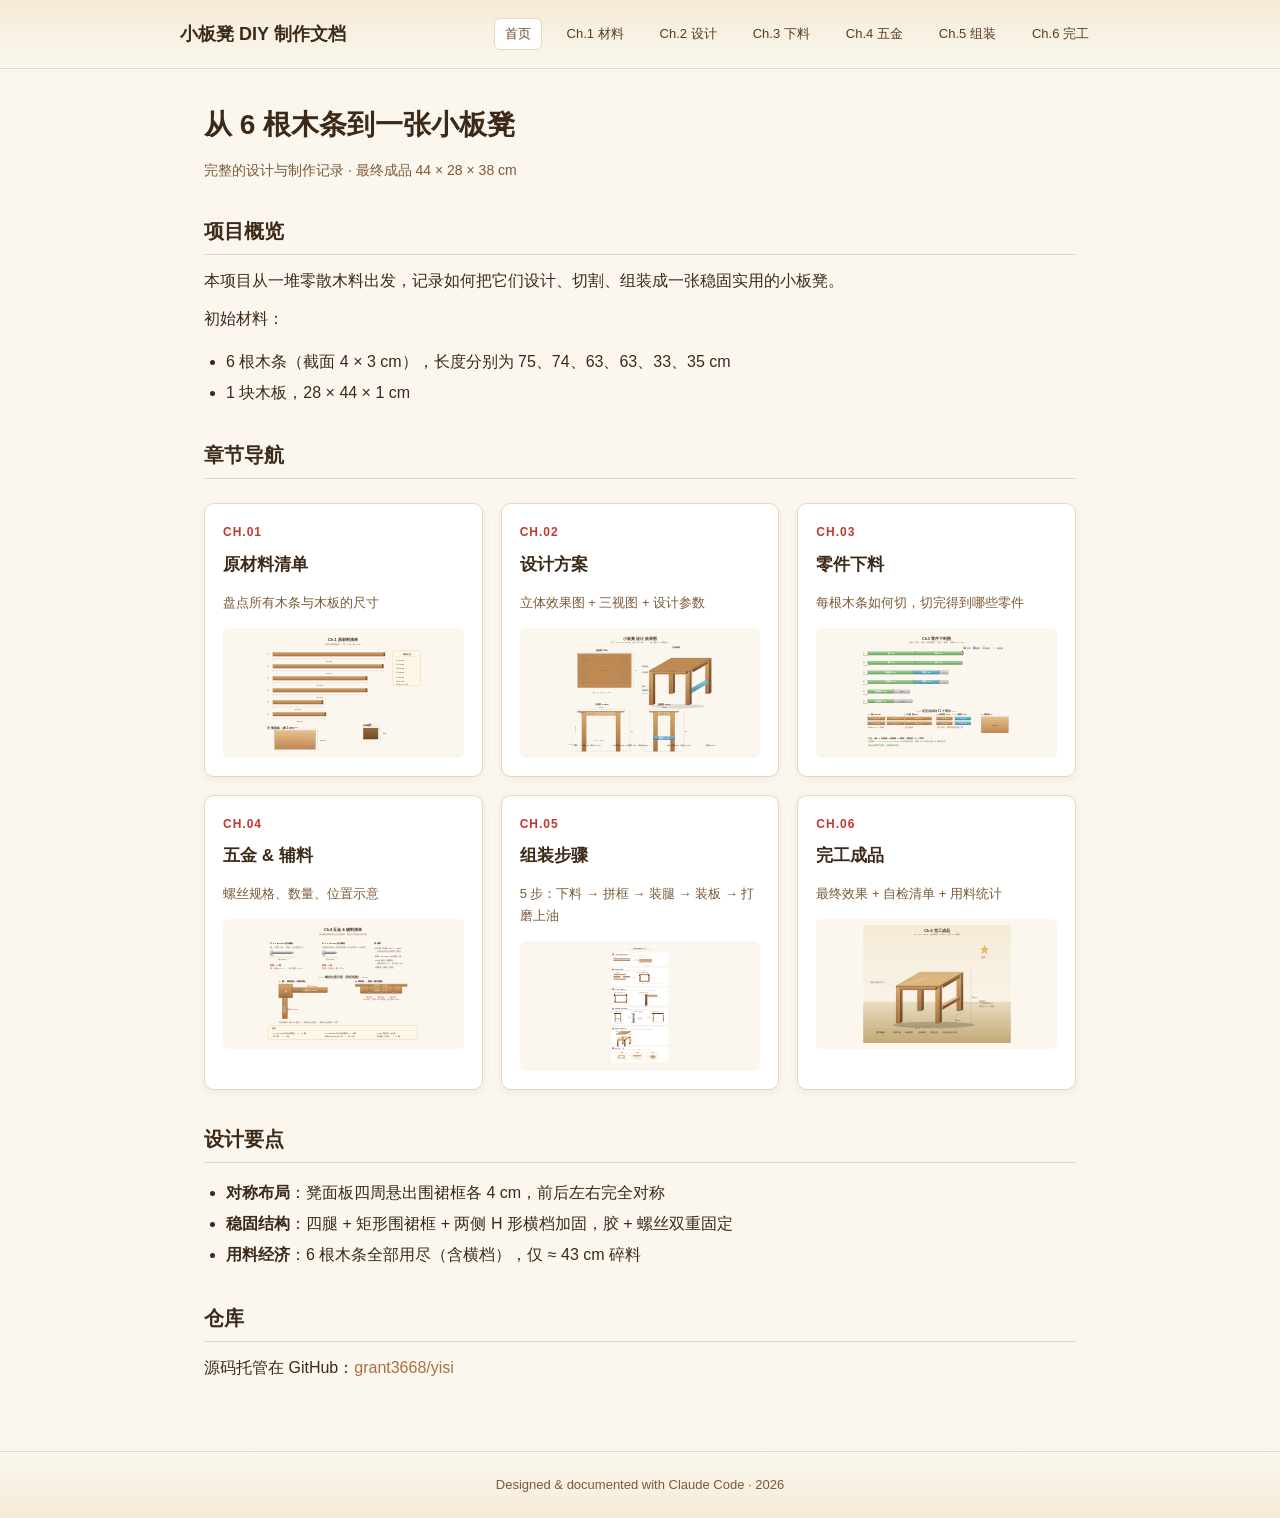
<file: index.html>
<!DOCTYPE html>
<html lang="zh-CN">
<head>
  <meta charset="UTF-8" />
  <meta name="viewport" content="width=device-width, initial-scale=1" />
  <title>小板凳 DIY 制作文档</title>
  <meta name="description" content="用 6 根木条 + 1 块木板手工制作小板凳的完整指南：原材料、设计、下料、五金、组装、完工。" />
  <link rel="stylesheet" href="./style.css" />
</head>
<body>
  <header class="site-header">
    <div class="site-header-inner">
      <h1 class="site-title"><a href="./">小板凳 DIY 制作文档</a></h1>
      <nav class="site-nav">
        <a href="./" class="active">首页</a>
        <a href="./ch1">Ch.1 材料</a>
        <a href="./ch2">Ch.2 设计</a>
        <a href="./ch3">Ch.3 下料</a>
        <a href="./ch4">Ch.4 五金</a>
        <a href="./ch5">Ch.5 组装</a>
        <a href="./ch6">Ch.6 完工</a>
      </nav>
    </div>
  </header>

  <main>
    <h1>从 6 根木条到一张小板凳</h1>
    <p class="subtitle">完整的设计与制作记录 · 最终成品 44 × 28 × 38 cm</p>

    <h2>项目概览</h2>
    <p>本项目从一堆零散木料出发，记录如何把它们设计、切割、组装成一张稳固实用的小板凳。</p>
    <p>初始材料：</p>
    <ul>
      <li>6 根木条（截面 4 × 3 cm），长度分别为 75、74、63、63、33、35 cm</li>
      <li>1 块木板，28 × 44 × 1 cm</li>
    </ul>

    <h2>章节导航</h2>
    <div class="chapter-grid">
      <a class="chapter-card" href="./ch1">
        <span class="ch-num">CH.01</span>
        <span class="ch-title">原材料清单</span>
        <span class="ch-desc">盘点所有木条与木板的尺寸</span>
        <div class="ch-thumb"><img src="./docs/images/ch1_materials.svg" alt="材料清单缩略" /></div>
      </a>
      <a class="chapter-card" href="./ch2">
        <span class="ch-num">CH.02</span>
        <span class="ch-title">设计方案</span>
        <span class="ch-desc">立体效果图 + 三视图 + 设计参数</span>
        <div class="ch-thumb"><img src="./docs/images/ch2_design.svg" alt="设计效果图缩略" /></div>
      </a>
      <a class="chapter-card" href="./ch3">
        <span class="ch-num">CH.03</span>
        <span class="ch-title">零件下料</span>
        <span class="ch-desc">每根木条如何切，切完得到哪些零件</span>
        <div class="ch-thumb"><img src="./docs/images/ch3_parts.svg" alt="下料图缩略" /></div>
      </a>
      <a class="chapter-card" href="./ch4">
        <span class="ch-num">CH.04</span>
        <span class="ch-title">五金 & 辅料</span>
        <span class="ch-desc">螺丝规格、数量、位置示意</span>
        <div class="ch-thumb"><img src="./docs/images/ch4_hardware.svg" alt="五金清单缩略" /></div>
      </a>
      <a class="chapter-card" href="./ch5">
        <span class="ch-num">CH.05</span>
        <span class="ch-title">组装步骤</span>
        <span class="ch-desc">5 步：下料 → 拼框 → 装腿 → 装板 → 打磨上油</span>
        <div class="ch-thumb"><img src="./docs/images/ch5_assembly.svg" alt="组装步骤缩略" /></div>
      </a>
      <a class="chapter-card" href="./ch6">
        <span class="ch-num">CH.06</span>
        <span class="ch-title">完工成品</span>
        <span class="ch-desc">最终效果 + 自检清单 + 用料统计</span>
        <div class="ch-thumb"><img src="./docs/images/ch6_finished.svg" alt="完工成品缩略" /></div>
      </a>
    </div>

    <h2>设计要点</h2>
    <ul>
      <li><strong>对称布局</strong>：凳面板四周悬出围裙框各 4 cm，前后左右完全对称</li>
      <li><strong>稳固结构</strong>：四腿 + 矩形围裙框 + 两侧 H 形横档加固，胶 + 螺丝双重固定</li>
      <li><strong>用料经济</strong>：6 根木条全部用尽（含横档），仅 ≈ 43 cm 碎料</li>
    </ul>

    <h2>仓库</h2>
    <p>源码托管在 GitHub：<a href="https://github.com/grant3668/yisi" target="_blank" rel="noopener">grant3668/yisi</a></p>
  </main>

  <footer class="site-footer">
    Designed &amp; documented with Claude Code · 2026
  </footer>
</body>
</html>
</file>
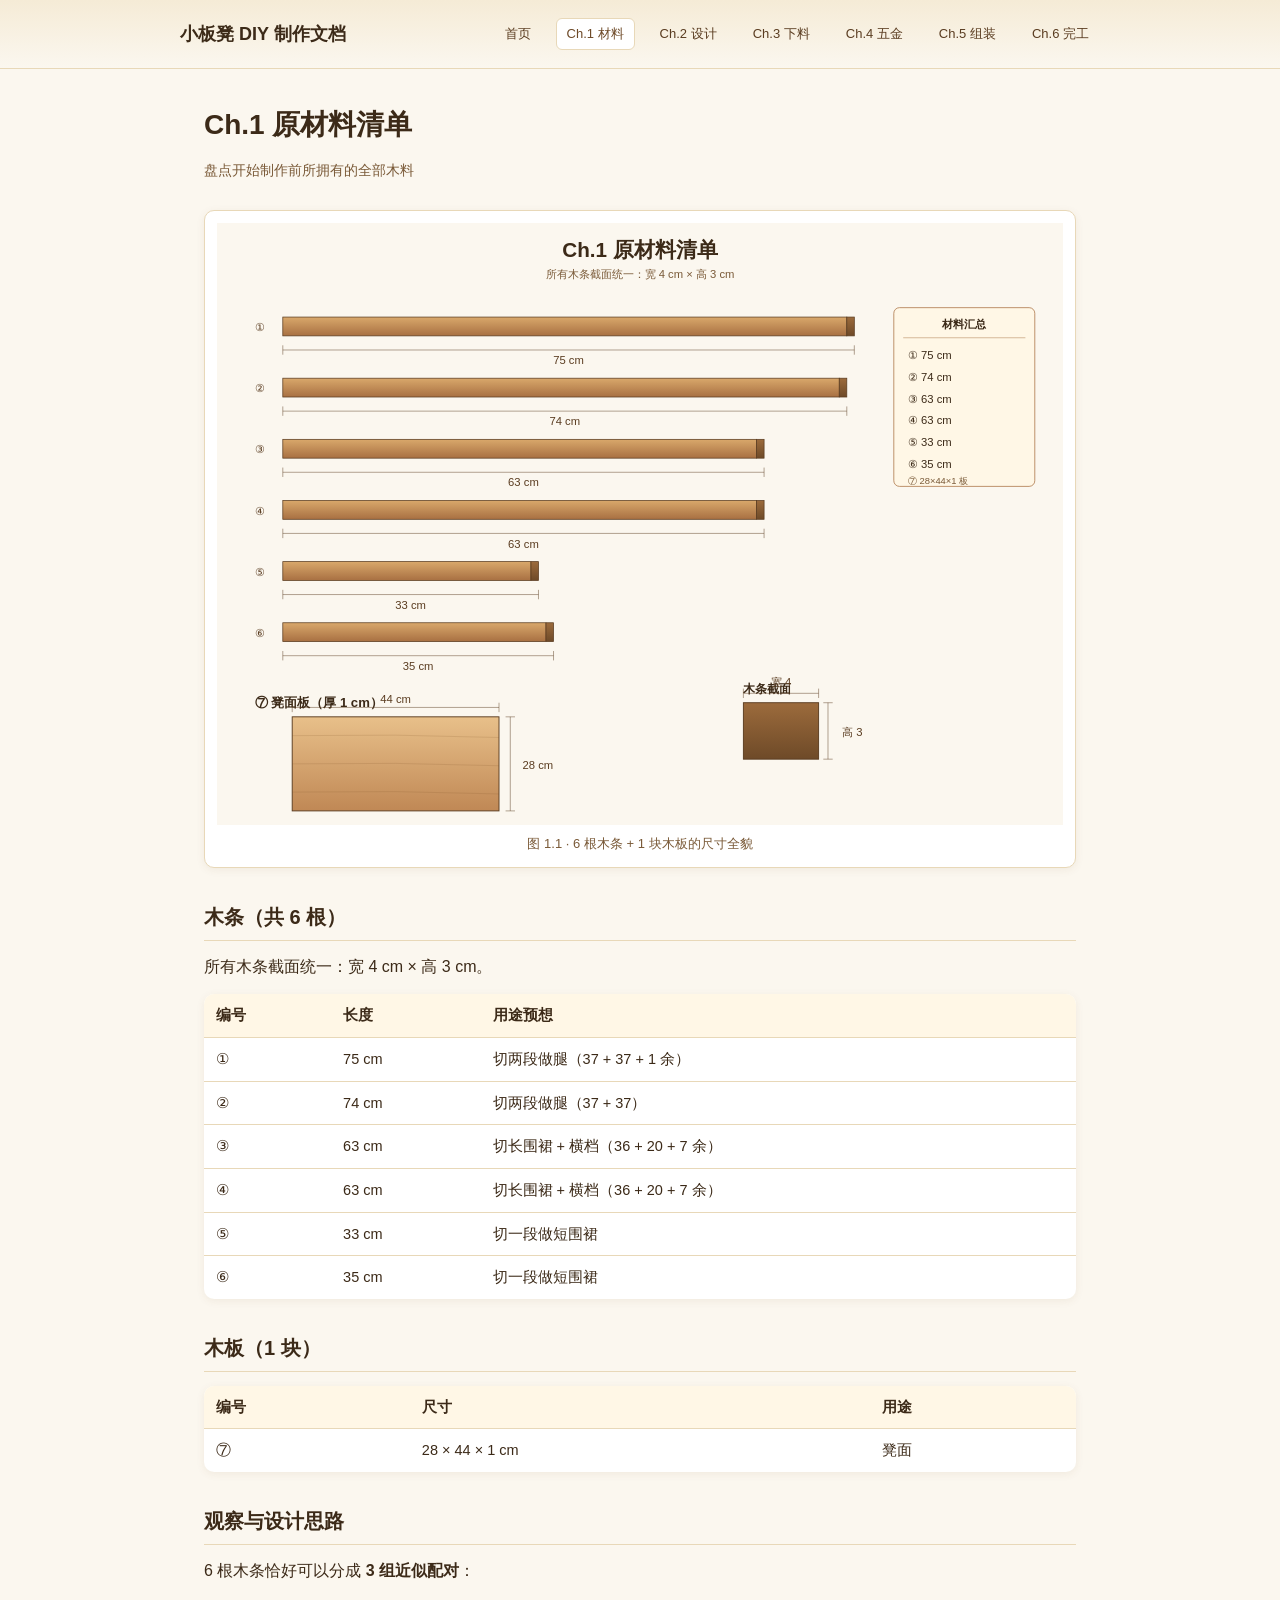
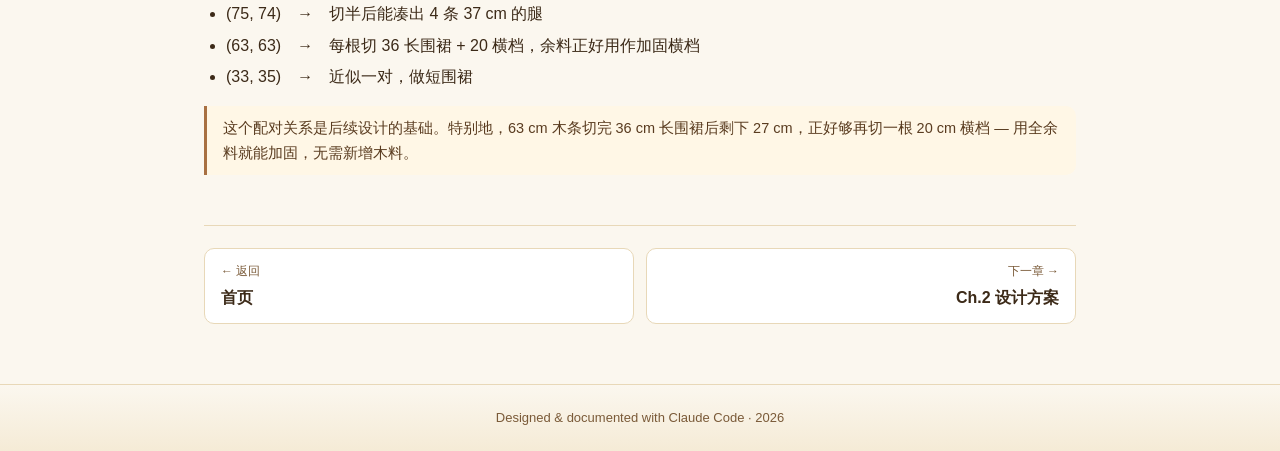
<file: ch1.html>
<!DOCTYPE html>
<html lang="zh-CN">
<head>
  <meta charset="UTF-8" />
  <meta name="viewport" content="width=device-width, initial-scale=1" />
  <title>Ch.1 原材料清单 · 小板凳 DIY</title>
  <link rel="stylesheet" href="./style.css" />
</head>
<body>
  <header class="site-header">
    <div class="site-header-inner">
      <h1 class="site-title"><a href="./">小板凳 DIY 制作文档</a></h1>
      <nav class="site-nav">
        <a href="./">首页</a>
        <a href="./ch1" class="active">Ch.1 材料</a>
        <a href="./ch2">Ch.2 设计</a>
        <a href="./ch3">Ch.3 下料</a>
        <a href="./ch4">Ch.4 五金</a>
        <a href="./ch5">Ch.5 组装</a>
        <a href="./ch6">Ch.6 完工</a>
      </nav>
    </div>
  </header>

  <main>
    <h1>Ch.1 原材料清单</h1>
    <p class="subtitle">盘点开始制作前所拥有的全部木料</p>

    <div class="figure">
      <img src="./docs/images/ch1_materials.svg" alt="原材料清单图" />
      <div class="figure-caption">图 1.1 · 6 根木条 + 1 块木板的尺寸全貌</div>
    </div>

    <h2>木条（共 6 根）</h2>
    <p>所有木条截面统一：宽 4 cm × 高 3 cm。</p>
    <table>
      <thead>
        <tr><th>编号</th><th>长度</th><th>用途预想</th></tr>
      </thead>
      <tbody>
        <tr><td>①</td><td>75 cm</td><td>切两段做腿（37 + 37 + 1 余）</td></tr>
        <tr><td>②</td><td>74 cm</td><td>切两段做腿（37 + 37）</td></tr>
        <tr><td>③</td><td>63 cm</td><td>切长围裙 + 横档（36 + 20 + 7 余）</td></tr>
        <tr><td>④</td><td>63 cm</td><td>切长围裙 + 横档（36 + 20 + 7 余）</td></tr>
        <tr><td>⑤</td><td>33 cm</td><td>切一段做短围裙</td></tr>
        <tr><td>⑥</td><td>35 cm</td><td>切一段做短围裙</td></tr>
      </tbody>
    </table>

    <h2>木板（1 块）</h2>
    <table>
      <thead><tr><th>编号</th><th>尺寸</th><th>用途</th></tr></thead>
      <tbody><tr><td>⑦</td><td>28 × 44 × 1 cm</td><td>凳面</td></tr></tbody>
    </table>

    <h2>观察与设计思路</h2>
    <p>6 根木条恰好可以分成 <strong>3 组近似配对</strong>：</p>
    <ul>
      <li>(75, 74)　→　切半后能凑出 4 条 37 cm 的腿</li>
      <li>(63, 63)　→　每根切 36 长围裙 + 20 横档，余料正好用作加固横档</li>
      <li>(33, 35)　→　近似一对，做短围裙</li>
    </ul>
    <blockquote>这个配对关系是后续设计的基础。特别地，63 cm 木条切完 36 cm 长围裙后剩下 27 cm，正好够再切一根 20 cm 横档 — 用全余料就能加固，无需新增木料。</blockquote>

    <nav class="chapter-foot">
      <a class="foot-link" href="./">
        <span class="lab">← 返回</span>
        <span class="tit">首页</span>
      </a>
      <a class="foot-link next" href="./ch2">
        <span class="lab">下一章 →</span>
        <span class="tit">Ch.2 设计方案</span>
      </a>
    </nav>
  </main>

  <footer class="site-footer">Designed &amp; documented with Claude Code · 2026</footer>
</body>
</html>
</file>
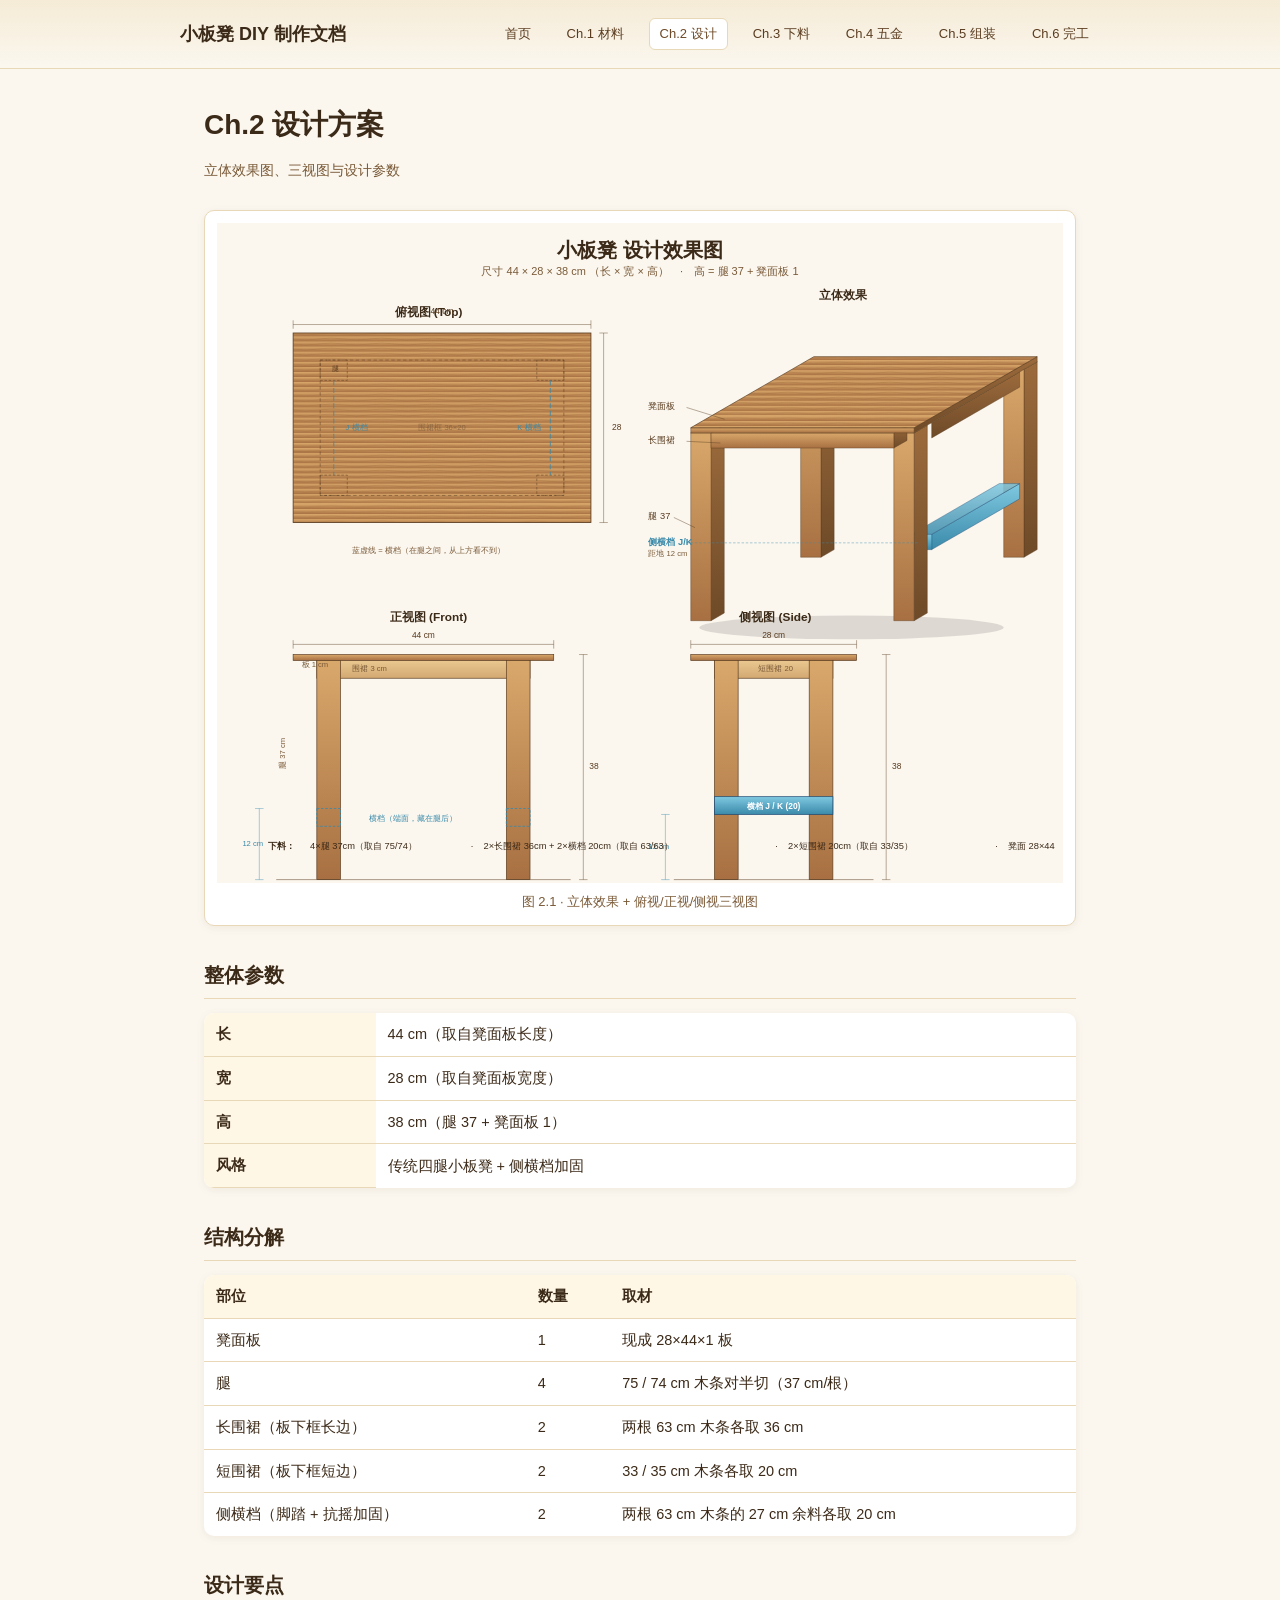
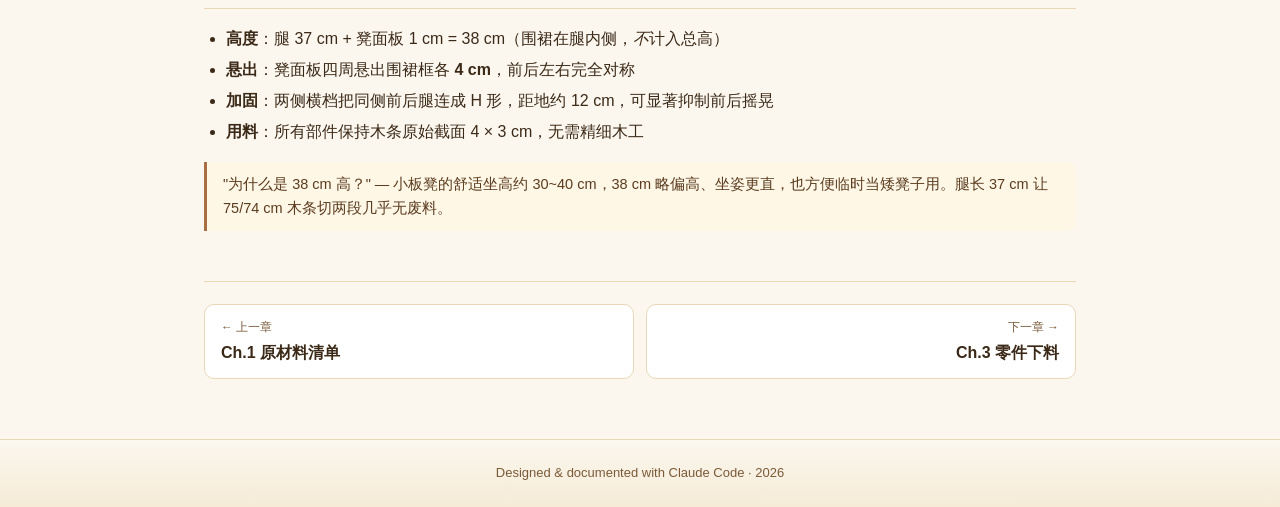
<file: ch2.html>
<!DOCTYPE html>
<html lang="zh-CN">
<head>
  <meta charset="UTF-8" />
  <meta name="viewport" content="width=device-width, initial-scale=1" />
  <title>Ch.2 设计方案 · 小板凳 DIY</title>
  <link rel="stylesheet" href="./style.css" />
</head>
<body>
  <header class="site-header">
    <div class="site-header-inner">
      <h1 class="site-title"><a href="./">小板凳 DIY 制作文档</a></h1>
      <nav class="site-nav">
        <a href="./">首页</a>
        <a href="./ch1">Ch.1 材料</a>
        <a href="./ch2" class="active">Ch.2 设计</a>
        <a href="./ch3">Ch.3 下料</a>
        <a href="./ch4">Ch.4 五金</a>
        <a href="./ch5">Ch.5 组装</a>
        <a href="./ch6">Ch.6 完工</a>
      </nav>
    </div>
  </header>

  <main>
    <h1>Ch.2 设计方案</h1>
    <p class="subtitle">立体效果图、三视图与设计参数</p>

    <div class="figure">
      <img src="./docs/images/ch2_design.svg" alt="设计效果图" />
      <div class="figure-caption">图 2.1 · 立体效果 + 俯视/正视/侧视三视图</div>
    </div>

    <h2>整体参数</h2>
    <table>
      <tbody>
        <tr><th>长</th><td>44 cm（取自凳面板长度）</td></tr>
        <tr><th>宽</th><td>28 cm（取自凳面板宽度）</td></tr>
        <tr><th>高</th><td>38 cm（腿 37 + 凳面板 1）</td></tr>
        <tr><th>风格</th><td>传统四腿小板凳 + 侧横档加固</td></tr>
      </tbody>
    </table>

    <h2>结构分解</h2>
    <table>
      <thead><tr><th>部位</th><th>数量</th><th>取材</th></tr></thead>
      <tbody>
        <tr><td>凳面板</td><td>1</td><td>现成 28×44×1 板</td></tr>
        <tr><td>腿</td><td>4</td><td>75 / 74 cm 木条对半切（37 cm/根）</td></tr>
        <tr><td>长围裙（板下框长边）</td><td>2</td><td>两根 63 cm 木条各取 36 cm</td></tr>
        <tr><td>短围裙（板下框短边）</td><td>2</td><td>33 / 35 cm 木条各取 20 cm</td></tr>
        <tr><td>侧横档（脚踏 + 抗摇加固）</td><td>2</td><td>两根 63 cm 木条的 27 cm 余料各取 20 cm</td></tr>
      </tbody>
    </table>

    <h2>设计要点</h2>
    <ul>
      <li><strong>高度</strong>：腿 37 cm + 凳面板 1 cm = 38 cm（围裙在腿内侧，<em>不</em>计入总高）</li>
      <li><strong>悬出</strong>：凳面板四周悬出围裙框各 <strong>4 cm</strong>，前后左右完全对称</li>
      <li><strong>加固</strong>：两侧横档把同侧前后腿连成 H 形，距地约 12 cm，可显著抑制前后摇晃</li>
      <li><strong>用料</strong>：所有部件保持木条原始截面 4 × 3 cm，无需精细木工</li>
    </ul>

    <blockquote>"为什么是 38 cm 高？" — 小板凳的舒适坐高约 30~40 cm，38 cm 略偏高、坐姿更直，也方便临时当矮凳子用。腿长 37 cm 让 75/74 cm 木条切两段几乎无废料。</blockquote>

    <nav class="chapter-foot">
      <a class="foot-link" href="./ch1">
        <span class="lab">← 上一章</span>
        <span class="tit">Ch.1 原材料清单</span>
      </a>
      <a class="foot-link next" href="./ch3">
        <span class="lab">下一章 →</span>
        <span class="tit">Ch.3 零件下料</span>
      </a>
    </nav>
  </main>

  <footer class="site-footer">Designed &amp; documented with Claude Code · 2026</footer>
</body>
</html>
</file>
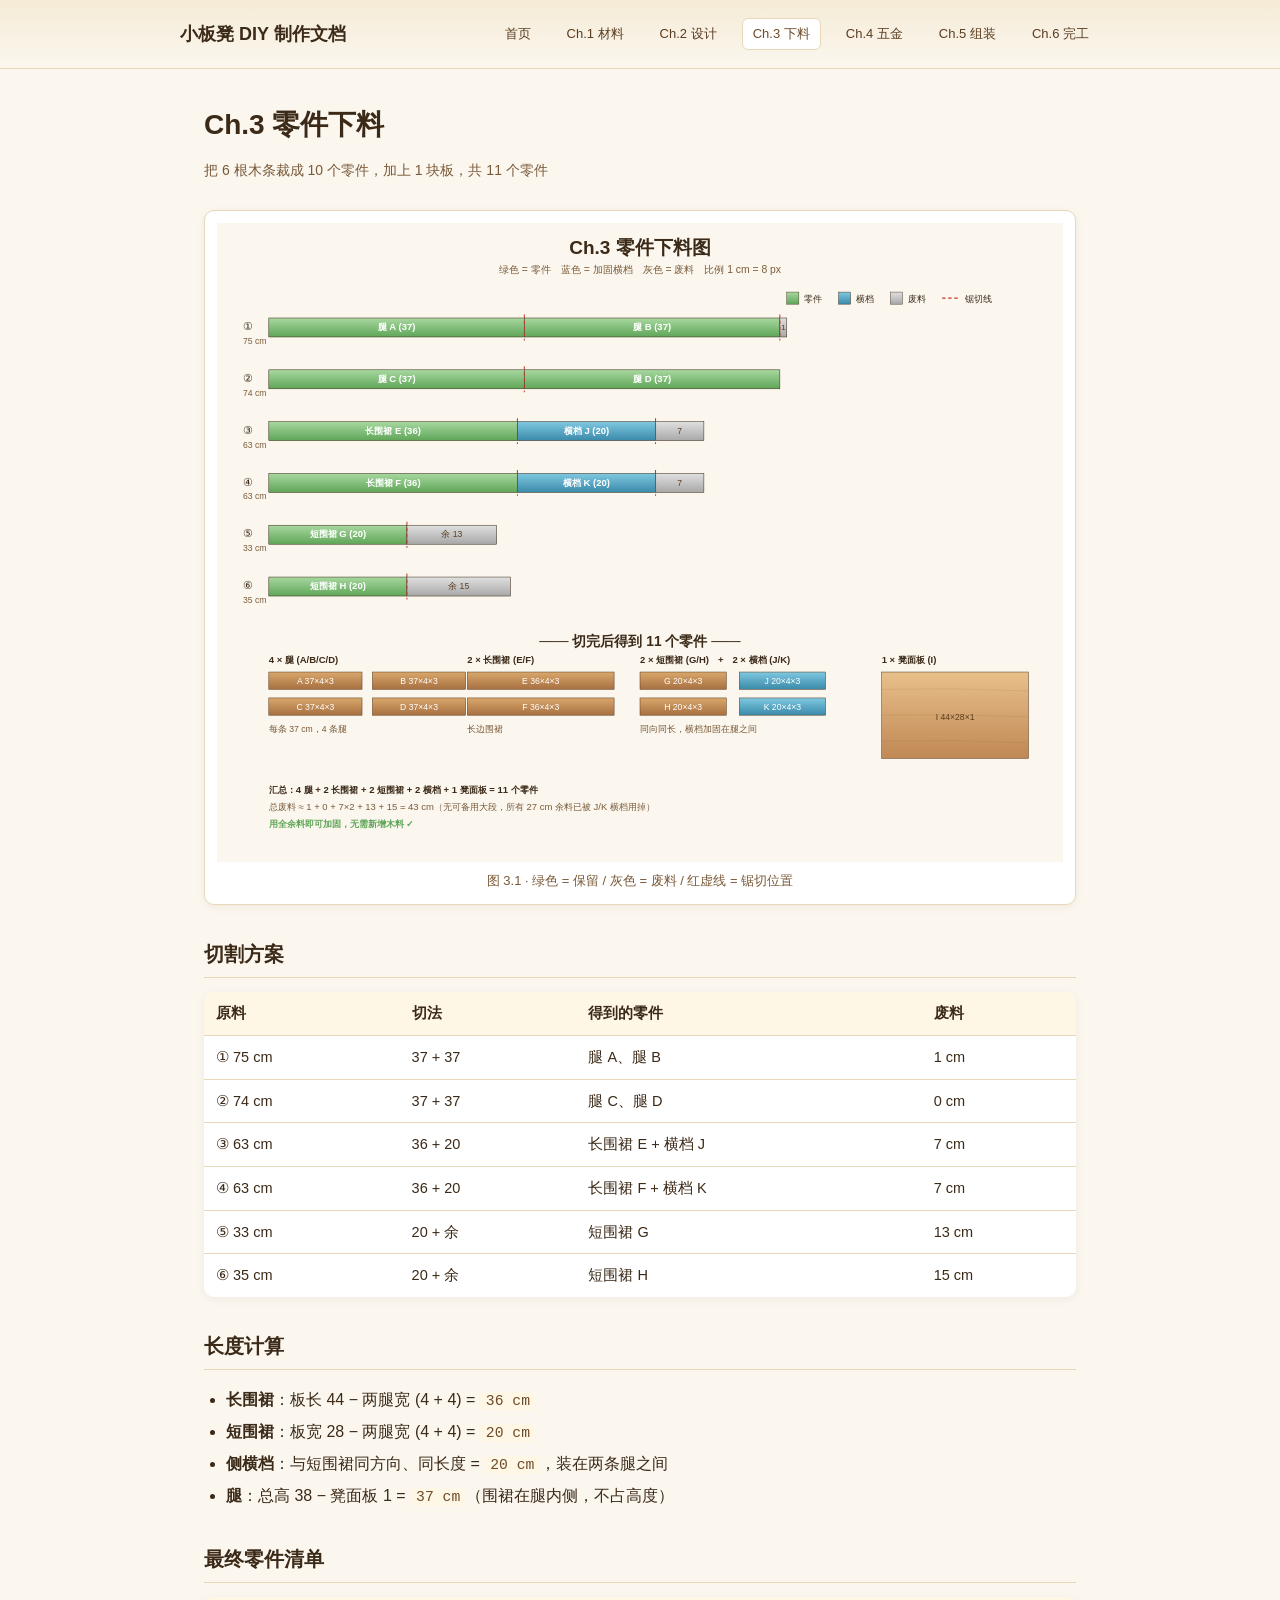
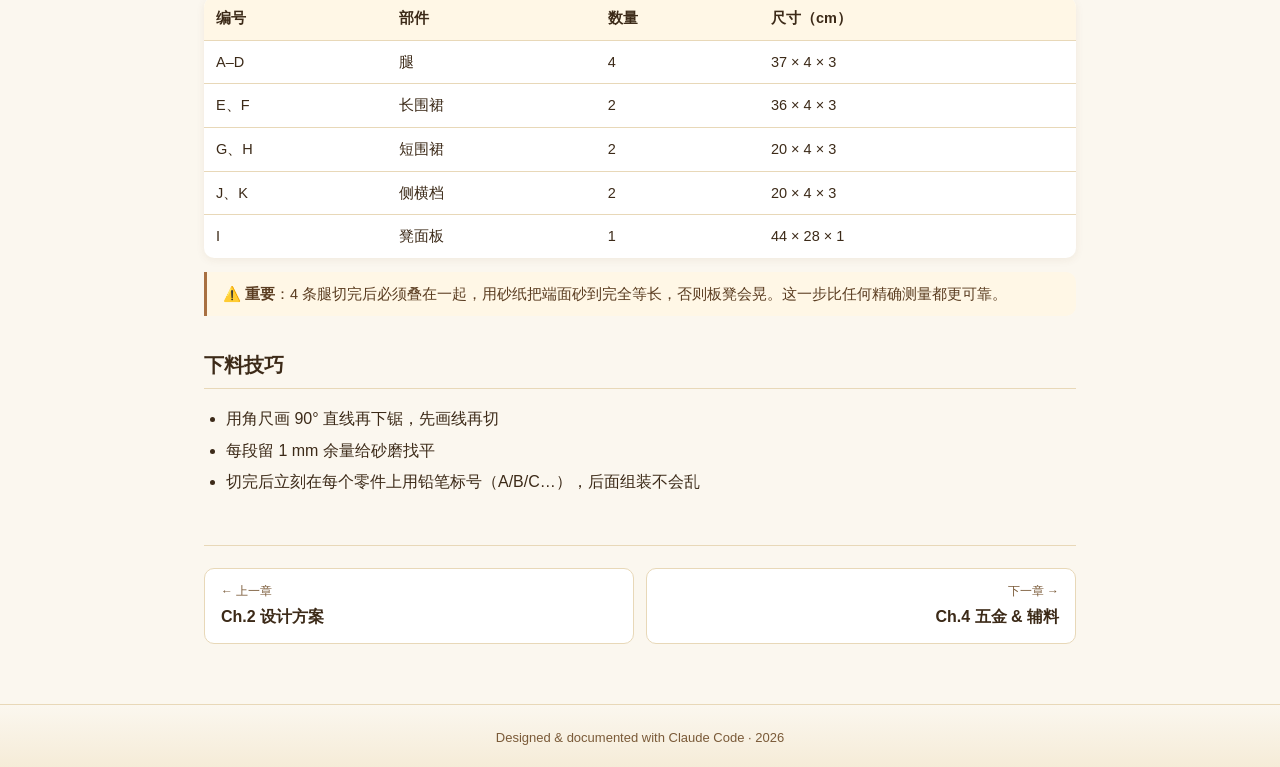
<file: ch3.html>
<!DOCTYPE html>
<html lang="zh-CN">
<head>
  <meta charset="UTF-8" />
  <meta name="viewport" content="width=device-width, initial-scale=1" />
  <title>Ch.3 零件下料 · 小板凳 DIY</title>
  <link rel="stylesheet" href="./style.css" />
</head>
<body>
  <header class="site-header">
    <div class="site-header-inner">
      <h1 class="site-title"><a href="./">小板凳 DIY 制作文档</a></h1>
      <nav class="site-nav">
        <a href="./">首页</a>
        <a href="./ch1">Ch.1 材料</a>
        <a href="./ch2">Ch.2 设计</a>
        <a href="./ch3" class="active">Ch.3 下料</a>
        <a href="./ch4">Ch.4 五金</a>
        <a href="./ch5">Ch.5 组装</a>
        <a href="./ch6">Ch.6 完工</a>
      </nav>
    </div>
  </header>

  <main>
    <h1>Ch.3 零件下料</h1>
    <p class="subtitle">把 6 根木条裁成 10 个零件，加上 1 块板，共 11 个零件</p>

    <div class="figure">
      <img src="./docs/images/ch3_parts.svg" alt="零件下料图" />
      <div class="figure-caption">图 3.1 · 绿色 = 保留 / 灰色 = 废料 / 红虚线 = 锯切位置</div>
    </div>

    <h2>切割方案</h2>
    <table>
      <thead>
        <tr><th>原料</th><th>切法</th><th>得到的零件</th><th>废料</th></tr>
      </thead>
      <tbody>
        <tr><td>① 75 cm</td><td>37 + 37</td><td>腿 A、腿 B</td><td>1 cm</td></tr>
        <tr><td>② 74 cm</td><td>37 + 37</td><td>腿 C、腿 D</td><td>0 cm</td></tr>
        <tr><td>③ 63 cm</td><td>36 + 20</td><td>长围裙 E + 横档 J</td><td>7 cm</td></tr>
        <tr><td>④ 63 cm</td><td>36 + 20</td><td>长围裙 F + 横档 K</td><td>7 cm</td></tr>
        <tr><td>⑤ 33 cm</td><td>20 + 余</td><td>短围裙 G</td><td>13 cm</td></tr>
        <tr><td>⑥ 35 cm</td><td>20 + 余</td><td>短围裙 H</td><td>15 cm</td></tr>
      </tbody>
    </table>

    <h2>长度计算</h2>
    <ul>
      <li><strong>长围裙</strong>：板长 44 − 两腿宽 (4 + 4) = <code>36 cm</code></li>
      <li><strong>短围裙</strong>：板宽 28 − 两腿宽 (4 + 4) = <code>20 cm</code></li>
      <li><strong>侧横档</strong>：与短围裙同方向、同长度 = <code>20 cm</code>，装在两条腿之间</li>
      <li><strong>腿</strong>：总高 38 − 凳面板 1 = <code>37 cm</code>（围裙在腿内侧，不占高度）</li>
    </ul>

    <h2>最终零件清单</h2>
    <table>
      <thead><tr><th>编号</th><th>部件</th><th>数量</th><th>尺寸（cm）</th></tr></thead>
      <tbody>
        <tr><td>A–D</td><td>腿</td><td>4</td><td>37 × 4 × 3</td></tr>
        <tr><td>E、F</td><td>长围裙</td><td>2</td><td>36 × 4 × 3</td></tr>
        <tr><td>G、H</td><td>短围裙</td><td>2</td><td>20 × 4 × 3</td></tr>
        <tr><td>J、K</td><td>侧横档</td><td>2</td><td>20 × 4 × 3</td></tr>
        <tr><td>I</td><td>凳面板</td><td>1</td><td>44 × 28 × 1</td></tr>
      </tbody>
    </table>

    <blockquote>⚠️ <strong>重要</strong>：4 条腿切完后必须叠在一起，用砂纸把端面砂到完全等长，否则板凳会晃。这一步比任何精确测量都更可靠。</blockquote>

    <h2>下料技巧</h2>
    <ul>
      <li>用角尺画 90° 直线再下锯，先画线再切</li>
      <li>每段留 1 mm 余量给砂磨找平</li>
      <li>切完后立刻在每个零件上用铅笔标号（A/B/C…），后面组装不会乱</li>
    </ul>

    <nav class="chapter-foot">
      <a class="foot-link" href="./ch2">
        <span class="lab">← 上一章</span>
        <span class="tit">Ch.2 设计方案</span>
      </a>
      <a class="foot-link next" href="./ch4">
        <span class="lab">下一章 →</span>
        <span class="tit">Ch.4 五金 & 辅料</span>
      </a>
    </nav>
  </main>

  <footer class="site-footer">Designed &amp; documented with Claude Code · 2026</footer>
</body>
</html>
</file>
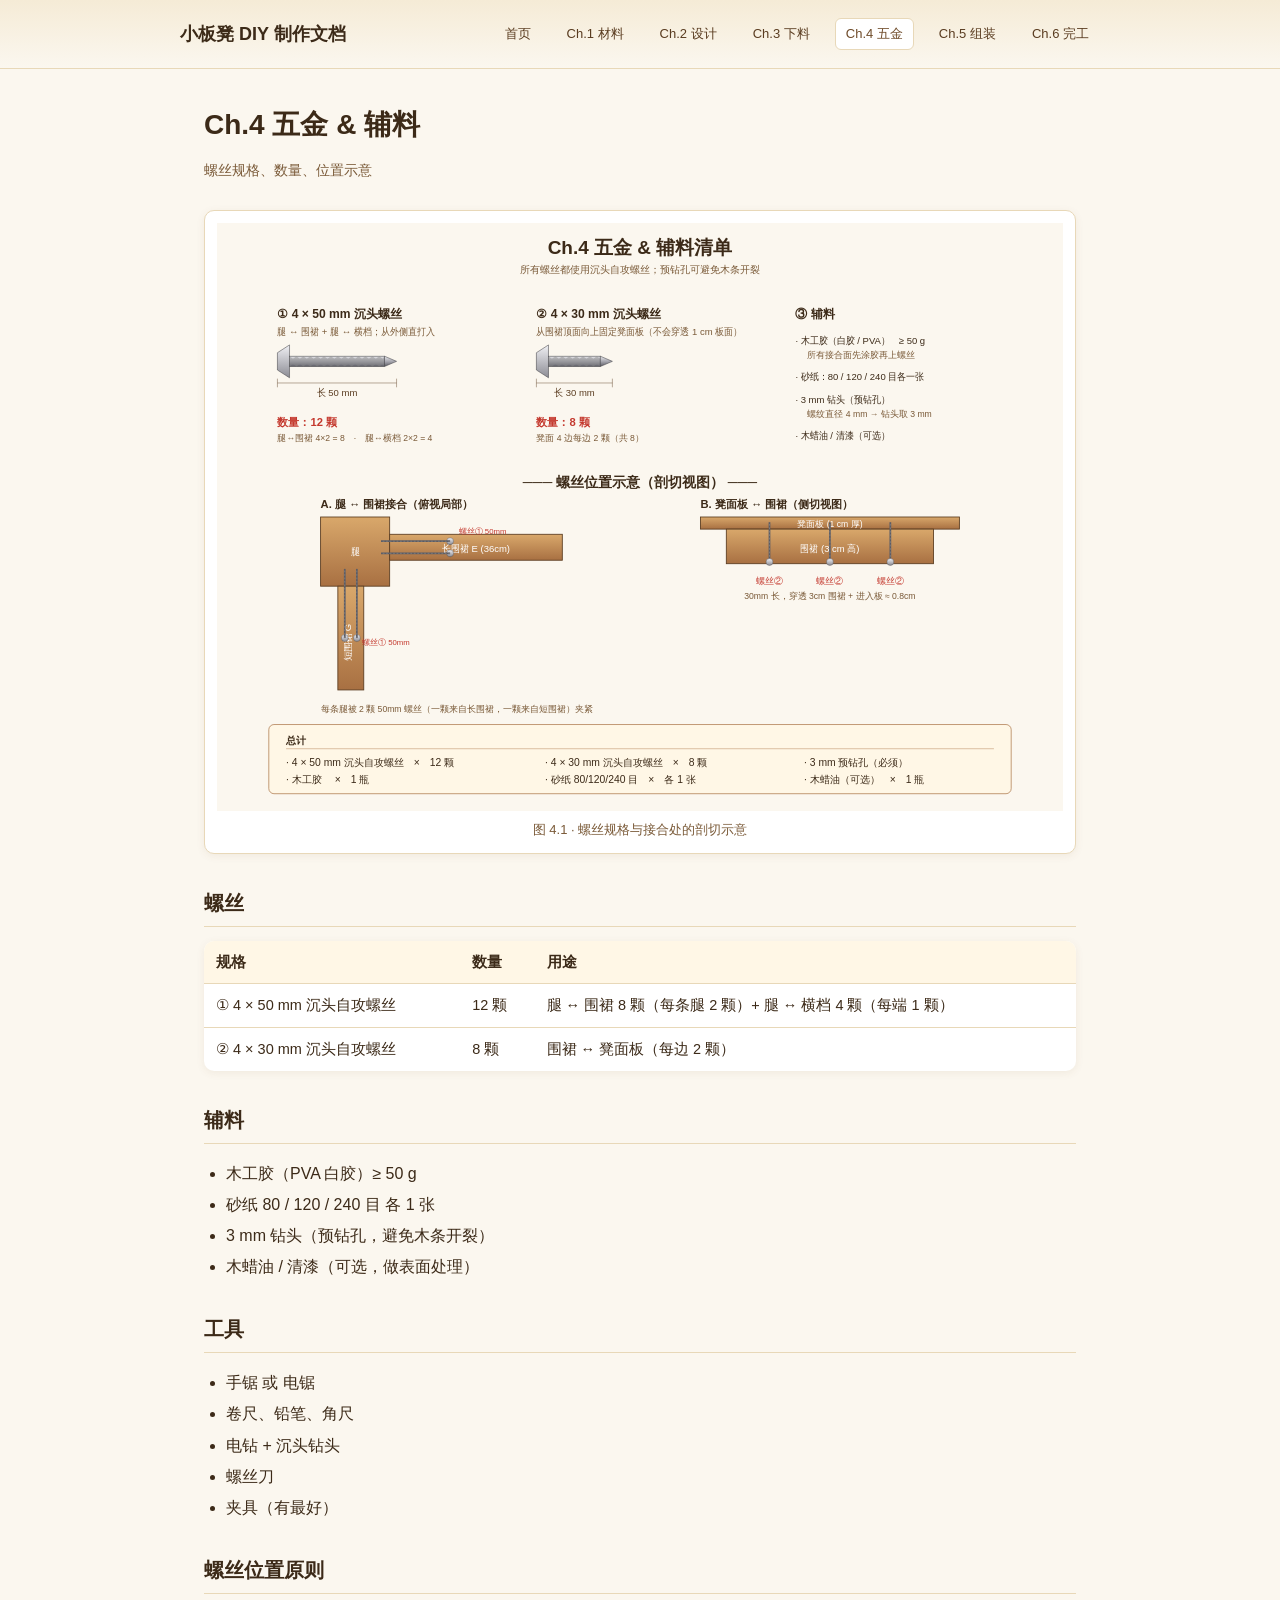
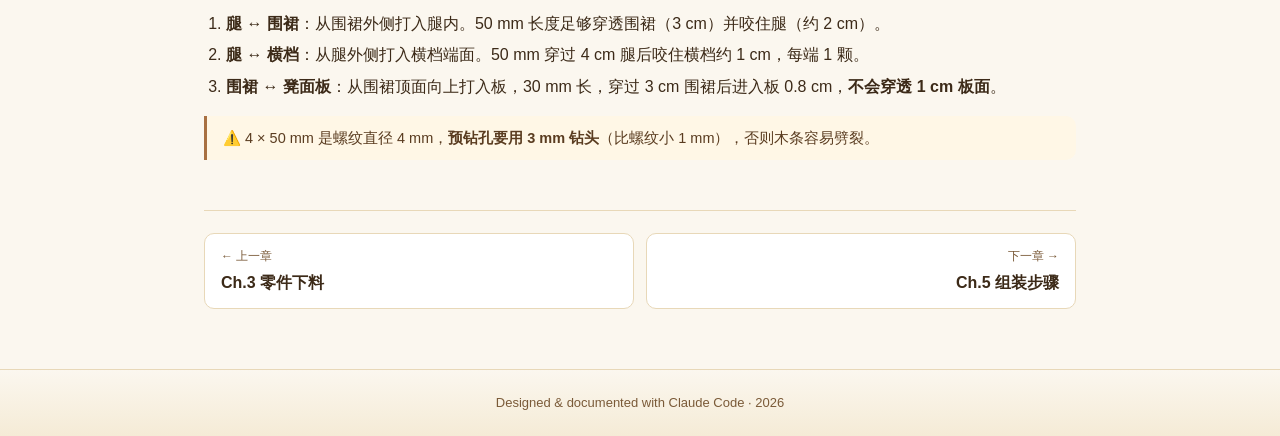
<file: ch4.html>
<!DOCTYPE html>
<html lang="zh-CN">
<head>
  <meta charset="UTF-8" />
  <meta name="viewport" content="width=device-width, initial-scale=1" />
  <title>Ch.4 五金 & 辅料 · 小板凳 DIY</title>
  <link rel="stylesheet" href="./style.css" />
</head>
<body>
  <header class="site-header">
    <div class="site-header-inner">
      <h1 class="site-title"><a href="./">小板凳 DIY 制作文档</a></h1>
      <nav class="site-nav">
        <a href="./">首页</a>
        <a href="./ch1">Ch.1 材料</a>
        <a href="./ch2">Ch.2 设计</a>
        <a href="./ch3">Ch.3 下料</a>
        <a href="./ch4" class="active">Ch.4 五金</a>
        <a href="./ch5">Ch.5 组装</a>
        <a href="./ch6">Ch.6 完工</a>
      </nav>
    </div>
  </header>

  <main>
    <h1>Ch.4 五金 & 辅料</h1>
    <p class="subtitle">螺丝规格、数量、位置示意</p>

    <div class="figure">
      <img src="./docs/images/ch4_hardware.svg" alt="五金清单图" />
      <div class="figure-caption">图 4.1 · 螺丝规格与接合处的剖切示意</div>
    </div>

    <h2>螺丝</h2>
    <table>
      <thead><tr><th>规格</th><th>数量</th><th>用途</th></tr></thead>
      <tbody>
        <tr><td>① 4 × 50 mm 沉头自攻螺丝</td><td>12 颗</td><td>腿 ↔ 围裙 8 颗（每条腿 2 颗）+ 腿 ↔ 横档 4 颗（每端 1 颗）</td></tr>
        <tr><td>② 4 × 30 mm 沉头自攻螺丝</td><td>8 颗</td><td>围裙 ↔ 凳面板（每边 2 颗）</td></tr>
      </tbody>
    </table>

    <h2>辅料</h2>
    <ul>
      <li>木工胶（PVA 白胶）≥ 50 g</li>
      <li>砂纸 80 / 120 / 240 目 各 1 张</li>
      <li>3 mm 钻头（预钻孔，避免木条开裂）</li>
      <li>木蜡油 / 清漆（可选，做表面处理）</li>
    </ul>

    <h2>工具</h2>
    <ul>
      <li>手锯 或 电锯</li>
      <li>卷尺、铅笔、角尺</li>
      <li>电钻 + 沉头钻头</li>
      <li>螺丝刀</li>
      <li>夹具（有最好）</li>
    </ul>

    <h2>螺丝位置原则</h2>
    <ol>
      <li><strong>腿 ↔ 围裙</strong>：从围裙外侧打入腿内。50 mm 长度足够穿透围裙（3 cm）并咬住腿（约 2 cm）。</li>
      <li><strong>腿 ↔ 横档</strong>：从腿外侧打入横档端面。50 mm 穿过 4 cm 腿后咬住横档约 1 cm，每端 1 颗。</li>
      <li><strong>围裙 ↔ 凳面板</strong>：从围裙顶面向上打入板，30 mm 长，穿过 3 cm 围裙后进入板 0.8 cm，<strong>不会穿透 1 cm 板面</strong>。</li>
    </ol>

    <blockquote>⚠️ 4 × 50 mm 是螺纹直径 4 mm，<strong>预钻孔要用 3 mm 钻头</strong>（比螺纹小 1 mm），否则木条容易劈裂。</blockquote>

    <nav class="chapter-foot">
      <a class="foot-link" href="./ch3">
        <span class="lab">← 上一章</span>
        <span class="tit">Ch.3 零件下料</span>
      </a>
      <a class="foot-link next" href="./ch5">
        <span class="lab">下一章 →</span>
        <span class="tit">Ch.5 组装步骤</span>
      </a>
    </nav>
  </main>

  <footer class="site-footer">Designed &amp; documented with Claude Code · 2026</footer>
</body>
</html>
</file>
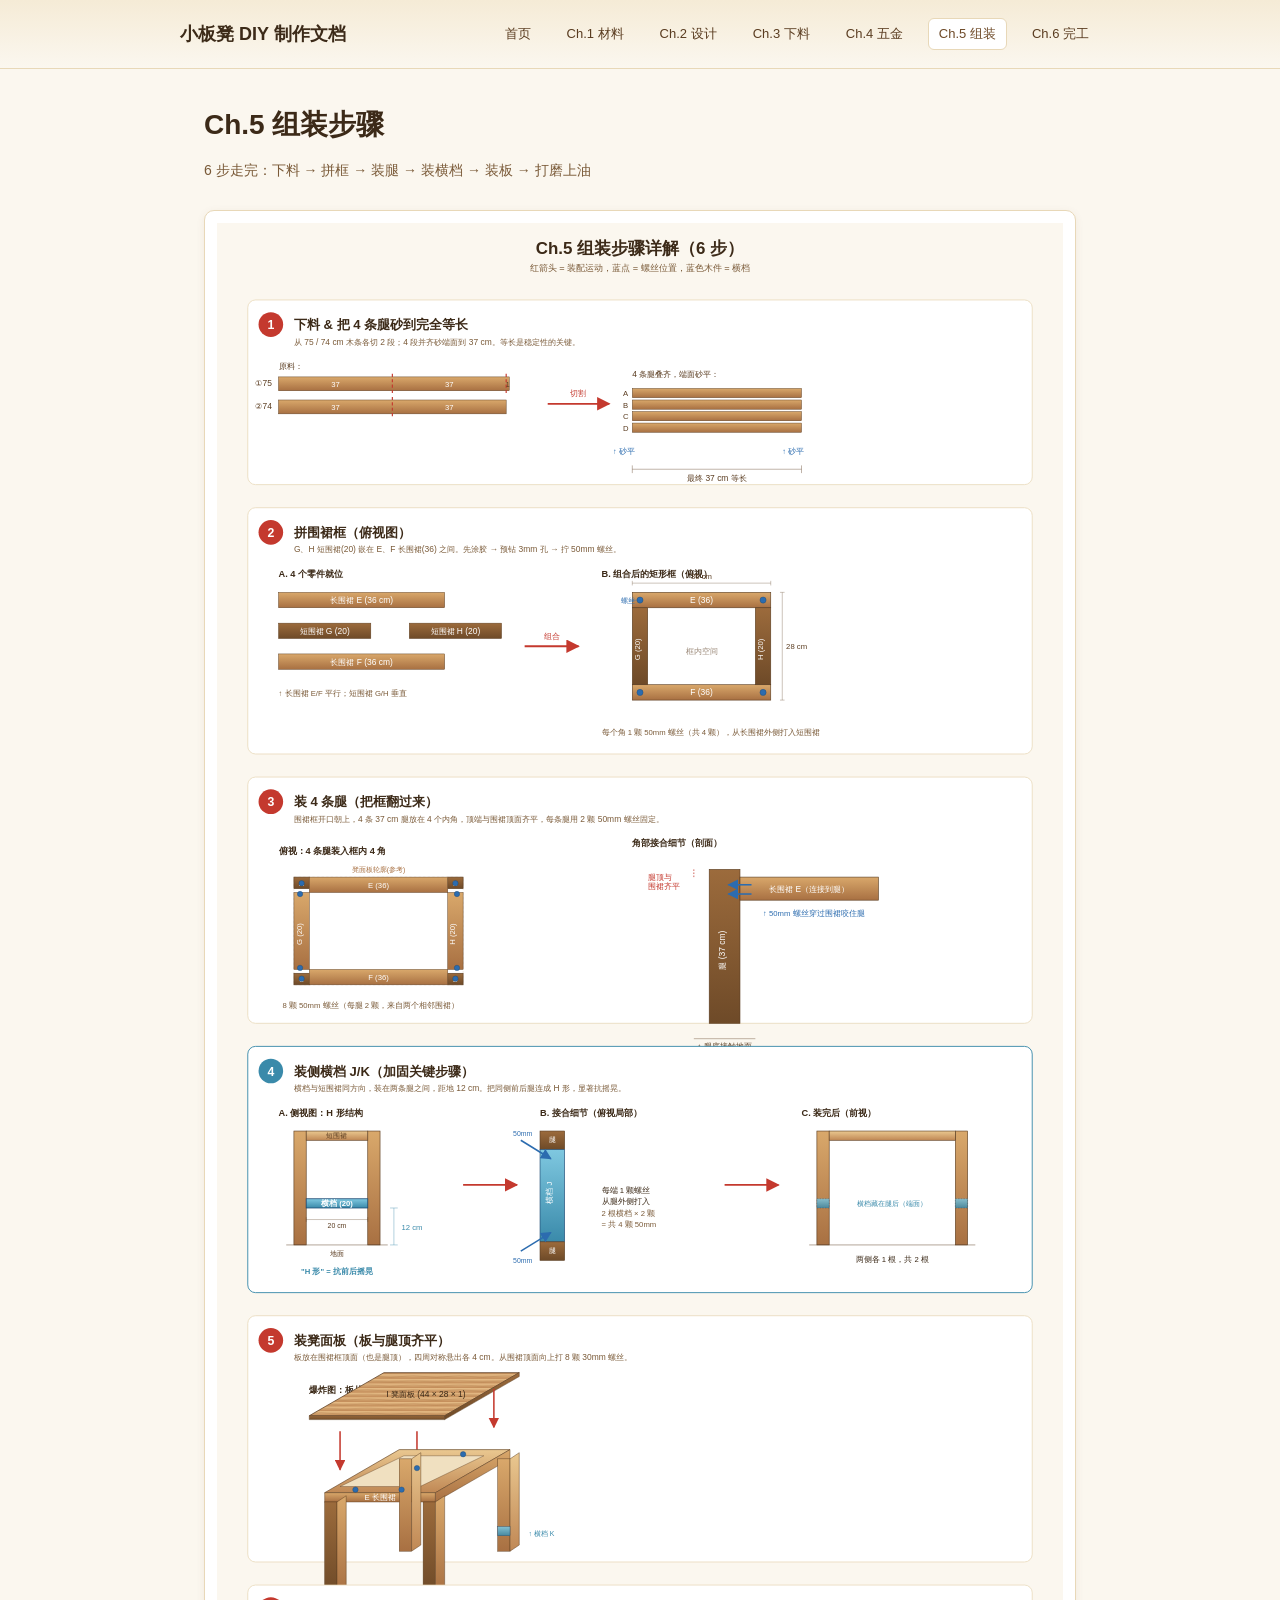
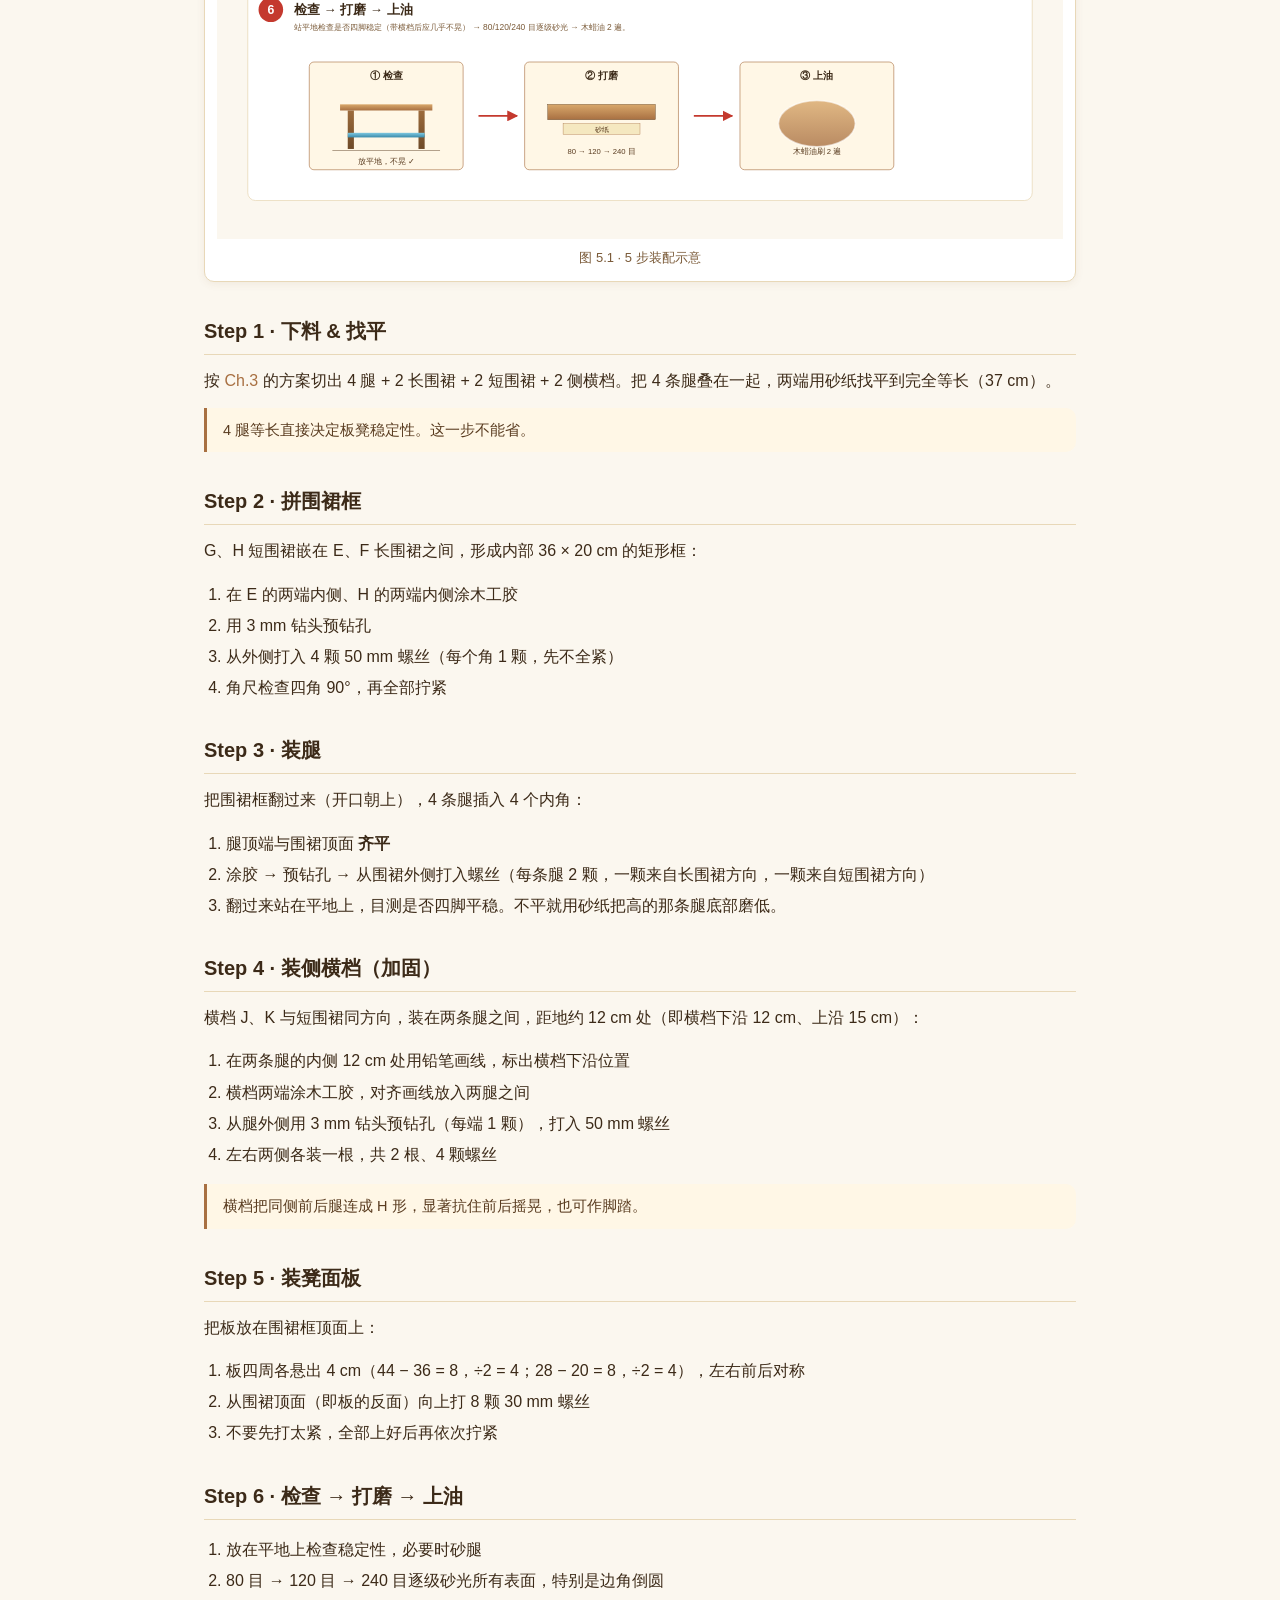
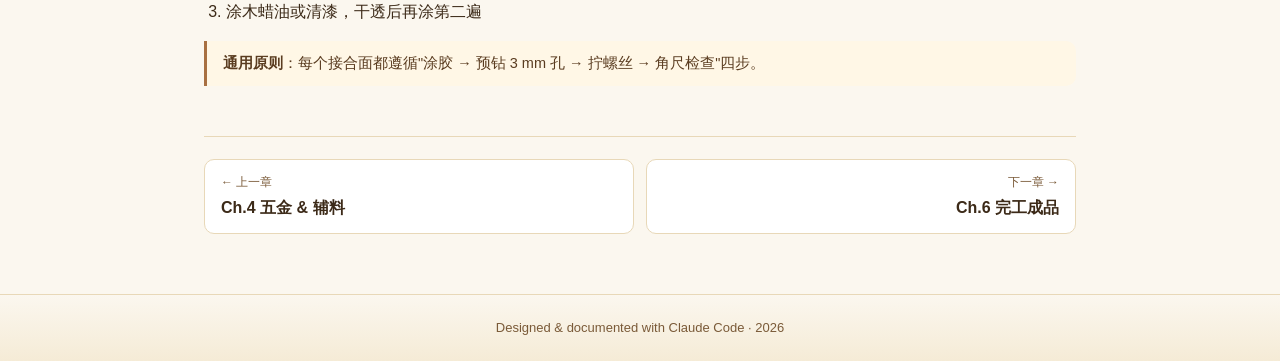
<file: ch5.html>
<!DOCTYPE html>
<html lang="zh-CN">
<head>
  <meta charset="UTF-8" />
  <meta name="viewport" content="width=device-width, initial-scale=1" />
  <title>Ch.5 组装步骤 · 小板凳 DIY</title>
  <link rel="stylesheet" href="./style.css" />
</head>
<body>
  <header class="site-header">
    <div class="site-header-inner">
      <h1 class="site-title"><a href="./">小板凳 DIY 制作文档</a></h1>
      <nav class="site-nav">
        <a href="./">首页</a>
        <a href="./ch1">Ch.1 材料</a>
        <a href="./ch2">Ch.2 设计</a>
        <a href="./ch3">Ch.3 下料</a>
        <a href="./ch4">Ch.4 五金</a>
        <a href="./ch5" class="active">Ch.5 组装</a>
        <a href="./ch6">Ch.6 完工</a>
      </nav>
    </div>
  </header>

  <main>
    <h1>Ch.5 组装步骤</h1>
    <p class="subtitle">6 步走完：下料 → 拼框 → 装腿 → 装横档 → 装板 → 打磨上油</p>

    <div class="figure">
      <img src="./docs/images/ch5_assembly.svg" alt="组装步骤图" />
      <div class="figure-caption">图 5.1 · 5 步装配示意</div>
    </div>

    <h2>Step 1 · 下料 & 找平</h2>
    <p>按 <a href="./ch3">Ch.3</a> 的方案切出 4 腿 + 2 长围裙 + 2 短围裙 + 2 侧横档。把 4 条腿叠在一起，两端用砂纸找平到完全等长（37 cm）。</p>
    <blockquote>4 腿等长直接决定板凳稳定性。这一步不能省。</blockquote>

    <h2>Step 2 · 拼围裙框</h2>
    <p>G、H 短围裙嵌在 E、F 长围裙之间，形成内部 36 × 20 cm 的矩形框：</p>
    <ol>
      <li>在 E 的两端内侧、H 的两端内侧涂木工胶</li>
      <li>用 3 mm 钻头预钻孔</li>
      <li>从外侧打入 4 颗 50 mm 螺丝（每个角 1 颗，先不全紧）</li>
      <li>角尺检查四角 90°，再全部拧紧</li>
    </ol>

    <h2>Step 3 · 装腿</h2>
    <p>把围裙框翻过来（开口朝上），4 条腿插入 4 个内角：</p>
    <ol>
      <li>腿顶端与围裙顶面 <strong>齐平</strong></li>
      <li>涂胶 → 预钻孔 → 从围裙外侧打入螺丝（每条腿 2 颗，一颗来自长围裙方向，一颗来自短围裙方向）</li>
      <li>翻过来站在平地上，目测是否四脚平稳。不平就用砂纸把高的那条腿底部磨低。</li>
    </ol>

    <h2>Step 4 · 装侧横档（加固）</h2>
    <p>横档 J、K 与短围裙同方向，装在两条腿之间，距地约 12 cm 处（即横档下沿 12 cm、上沿 15 cm）：</p>
    <ol>
      <li>在两条腿的内侧 12 cm 处用铅笔画线，标出横档下沿位置</li>
      <li>横档两端涂木工胶，对齐画线放入两腿之间</li>
      <li>从腿外侧用 3 mm 钻头预钻孔（每端 1 颗），打入 50 mm 螺丝</li>
      <li>左右两侧各装一根，共 2 根、4 颗螺丝</li>
    </ol>
    <blockquote>横档把同侧前后腿连成 H 形，显著抗住前后摇晃，也可作脚踏。</blockquote>

    <h2>Step 5 · 装凳面板</h2>
    <p>把板放在围裙框顶面上：</p>
    <ol>
      <li>板四周各悬出 4 cm（44 − 36 = 8，÷2 = 4；28 − 20 = 8，÷2 = 4），左右前后对称</li>
      <li>从围裙顶面（即板的反面）向上打 8 颗 30 mm 螺丝</li>
      <li>不要先打太紧，全部上好后再依次拧紧</li>
    </ol>

    <h2>Step 6 · 检查 → 打磨 → 上油</h2>
    <ol>
      <li>放在平地上检查稳定性，必要时砂腿</li>
      <li>80 目 → 120 目 → 240 目逐级砂光所有表面，特别是边角倒圆</li>
      <li>涂木蜡油或清漆，干透后再涂第二遍</li>
    </ol>

    <blockquote><strong>通用原则</strong>：每个接合面都遵循"涂胶 → 预钻 3 mm 孔 → 拧螺丝 → 角尺检查"四步。</blockquote>

    <nav class="chapter-foot">
      <a class="foot-link" href="./ch4">
        <span class="lab">← 上一章</span>
        <span class="tit">Ch.4 五金 & 辅料</span>
      </a>
      <a class="foot-link next" href="./ch6">
        <span class="lab">下一章 →</span>
        <span class="tit">Ch.6 完工成品</span>
      </a>
    </nav>
  </main>

  <footer class="site-footer">Designed &amp; documented with Claude Code · 2026</footer>
</body>
</html>
</file>
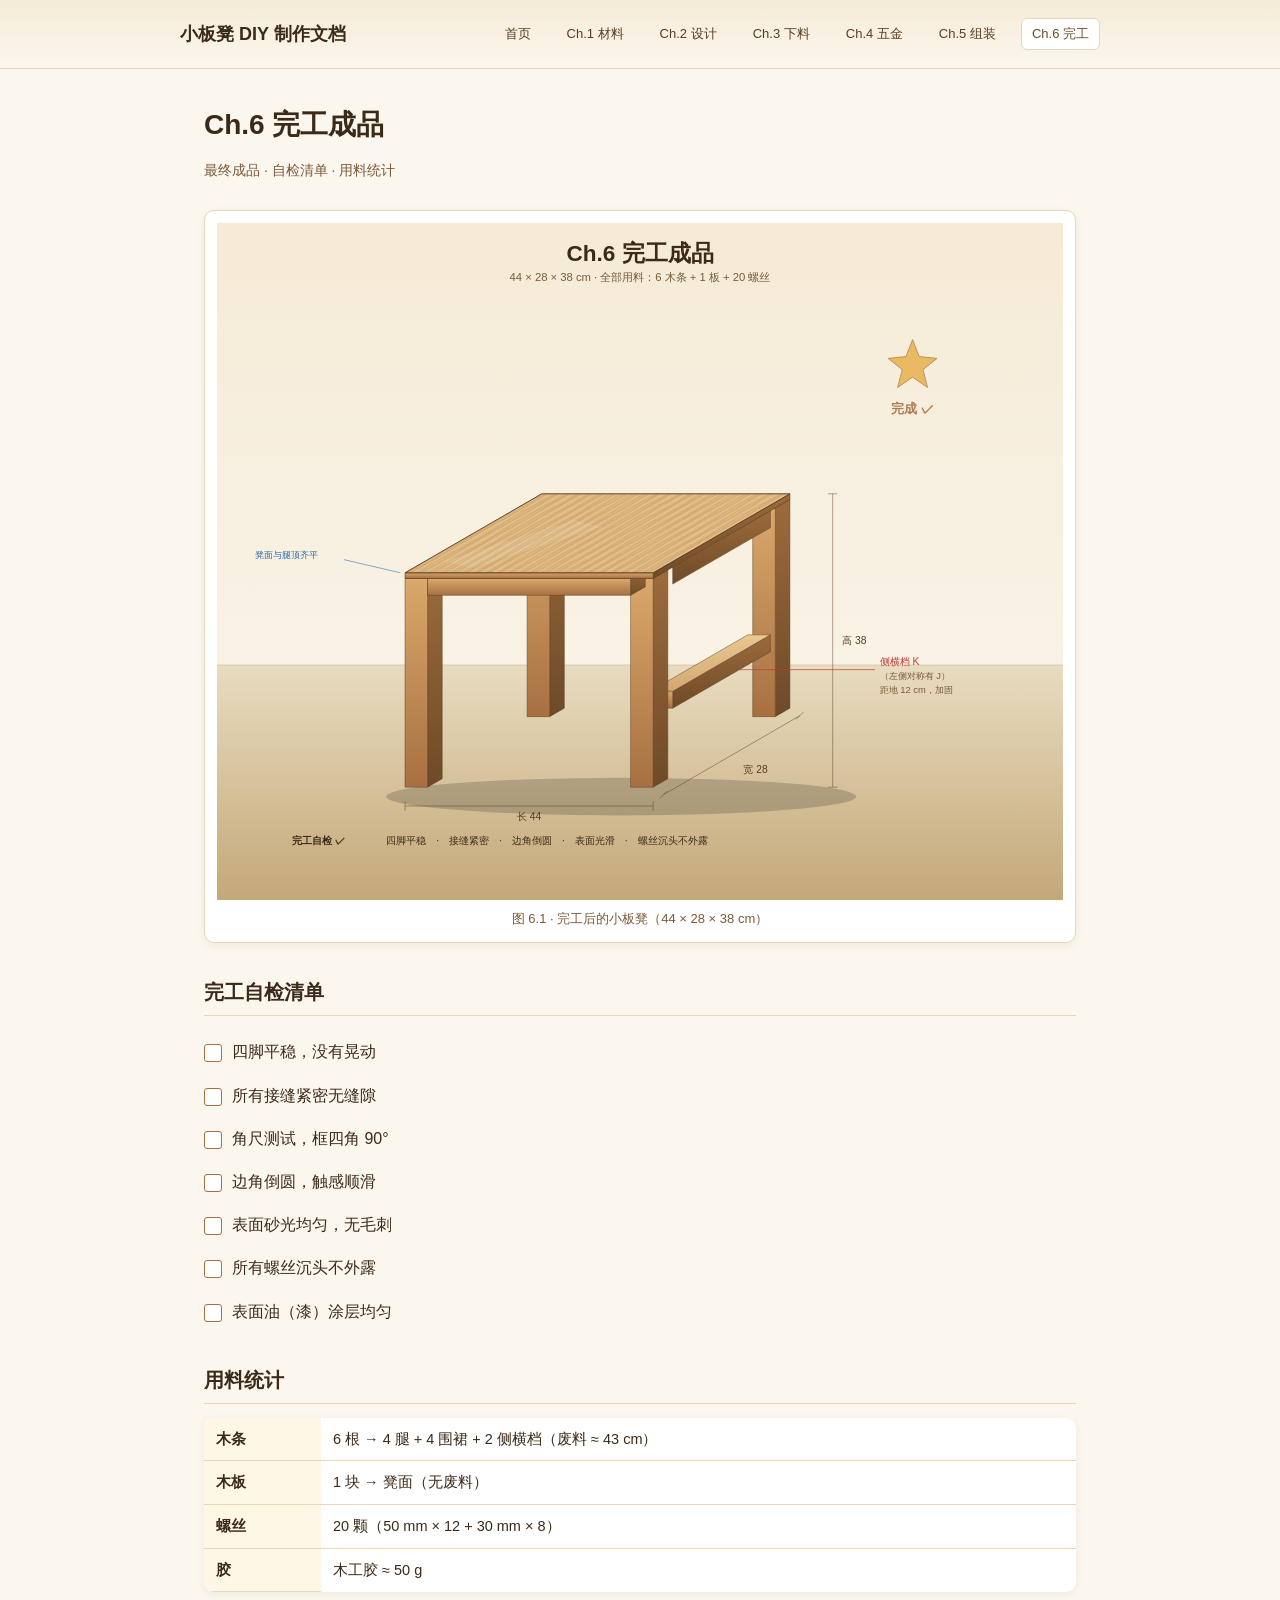
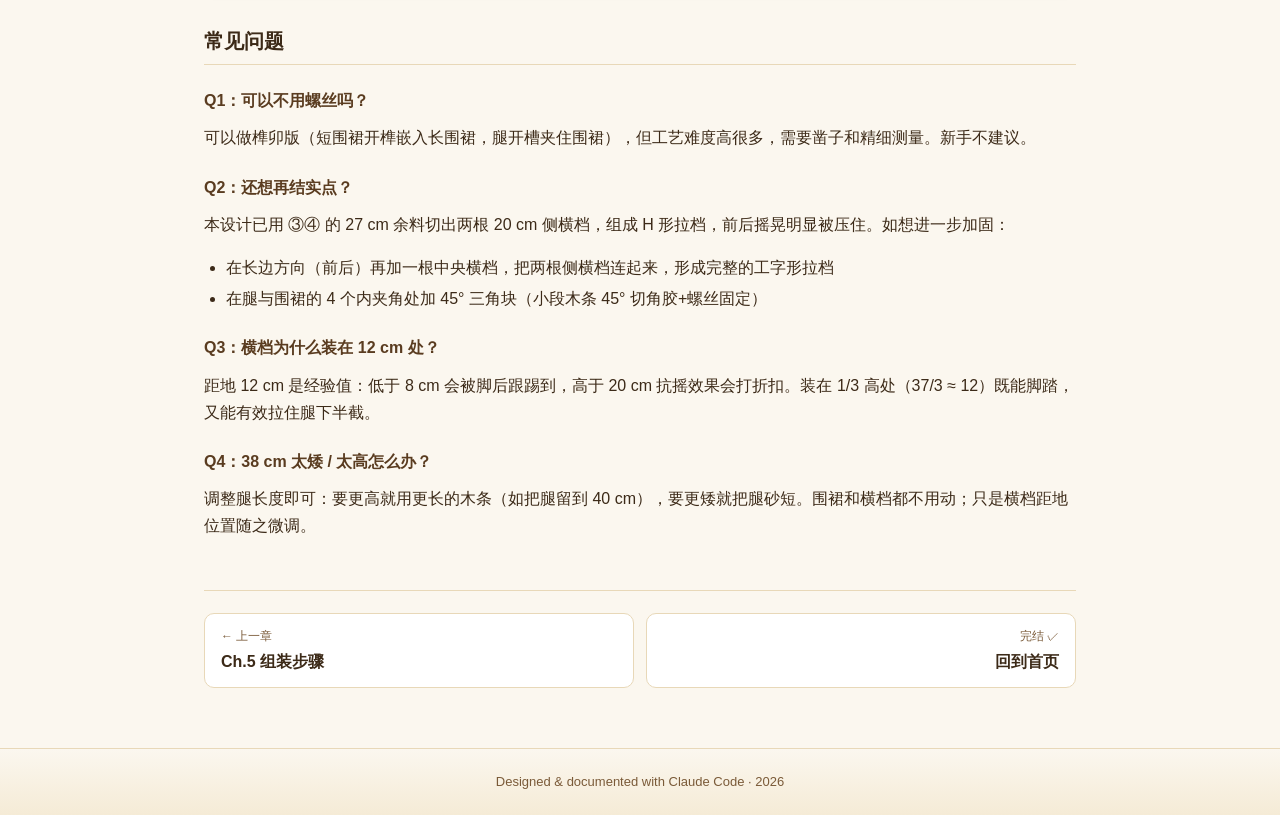
<file: ch6.html>
<!DOCTYPE html>
<html lang="zh-CN">
<head>
  <meta charset="UTF-8" />
  <meta name="viewport" content="width=device-width, initial-scale=1" />
  <title>Ch.6 完工成品 · 小板凳 DIY</title>
  <link rel="stylesheet" href="./style.css" />
</head>
<body>
  <header class="site-header">
    <div class="site-header-inner">
      <h1 class="site-title"><a href="./">小板凳 DIY 制作文档</a></h1>
      <nav class="site-nav">
        <a href="./">首页</a>
        <a href="./ch1">Ch.1 材料</a>
        <a href="./ch2">Ch.2 设计</a>
        <a href="./ch3">Ch.3 下料</a>
        <a href="./ch4">Ch.4 五金</a>
        <a href="./ch5">Ch.5 组装</a>
        <a href="./ch6" class="active">Ch.6 完工</a>
      </nav>
    </div>
  </header>

  <main>
    <h1>Ch.6 完工成品</h1>
    <p class="subtitle">最终成品 · 自检清单 · 用料统计</p>

    <div class="figure">
      <img src="./docs/images/ch6_finished.svg" alt="完工成品图" />
      <div class="figure-caption">图 6.1 · 完工后的小板凳（44 × 28 × 38 cm）</div>
    </div>

    <h2>完工自检清单</h2>
    <ul class="checklist">
      <li>四脚平稳，没有晃动</li>
      <li>所有接缝紧密无缝隙</li>
      <li>角尺测试，框四角 90°</li>
      <li>边角倒圆，触感顺滑</li>
      <li>表面砂光均匀，无毛刺</li>
      <li>所有螺丝沉头不外露</li>
      <li>表面油（漆）涂层均匀</li>
    </ul>

    <h2>用料统计</h2>
    <table>
      <tbody>
        <tr><th>木条</th><td>6 根 → 4 腿 + 4 围裙 + 2 侧横档（废料 ≈ 43 cm）</td></tr>
        <tr><th>木板</th><td>1 块 → 凳面（无废料）</td></tr>
        <tr><th>螺丝</th><td>20 颗（50 mm × 12 + 30 mm × 8）</td></tr>
        <tr><th>胶</th><td>木工胶 ≈ 50 g</td></tr>
      </tbody>
    </table>

    <h2>常见问题</h2>

    <h3>Q1：可以不用螺丝吗？</h3>
    <p>可以做榫卯版（短围裙开榫嵌入长围裙，腿开槽夹住围裙），但工艺难度高很多，需要凿子和精细测量。新手不建议。</p>

    <h3>Q2：还想再结实点？</h3>
    <p>本设计已用 ③④ 的 27 cm 余料切出两根 20 cm 侧横档，组成 H 形拉档，前后摇晃明显被压住。如想进一步加固：</p>
    <ul>
      <li>在长边方向（前后）再加一根中央横档，把两根侧横档连起来，形成完整的工字形拉档</li>
      <li>在腿与围裙的 4 个内夹角处加 45° 三角块（小段木条 45° 切角胶+螺丝固定）</li>
    </ul>

    <h3>Q3：横档为什么装在 12 cm 处？</h3>
    <p>距地 12 cm 是经验值：低于 8 cm 会被脚后跟踢到，高于 20 cm 抗摇效果会打折扣。装在 1/3 高处（37/3 ≈ 12）既能脚踏，又能有效拉住腿下半截。</p>

    <h3>Q4：38 cm 太矮 / 太高怎么办？</h3>
    <p>调整腿长度即可：要更高就用更长的木条（如把腿留到 40 cm），要更矮就把腿砂短。围裙和横档都不用动；只是横档距地位置随之微调。</p>

    <nav class="chapter-foot">
      <a class="foot-link" href="./ch5">
        <span class="lab">← 上一章</span>
        <span class="tit">Ch.5 组装步骤</span>
      </a>
      <a class="foot-link next" href="./">
        <span class="lab">完结 ✓</span>
        <span class="tit">回到首页</span>
      </a>
    </nav>
  </main>

  <footer class="site-footer">Designed &amp; documented with Claude Code · 2026</footer>
</body>
</html>
</file>
<file: style.css>
:root {
  --bg: #fbf7ef;
  --surface: #fff;
  --surface-soft: #fff7e6;
  --ink: #3c2a18;
  --ink-soft: #5a3c20;
  --ink-mute: #7a5a38;
  --accent: #a87042;
  --accent-strong: #6e4a28;
  --accent-warm: #c4392e;
  --border: #e8d8b8;
  --radius: 10px;
  --shadow: 0 2px 8px rgba(120, 80, 40, 0.08);
  --shadow-hover: 0 6px 20px rgba(120, 80, 40, 0.18);
  --max-width: 920px;
}

* { box-sizing: border-box; }

html, body {
  margin: 0;
  padding: 0;
  background: var(--bg);
  color: var(--ink);
  font-family: -apple-system, BlinkMacSystemFont, "PingFang SC", "Microsoft YaHei", "Helvetica Neue", Arial, sans-serif;
  font-size: 16px;
  line-height: 1.7;
  -webkit-font-smoothing: antialiased;
}

a {
  color: var(--accent);
  text-decoration: none;
  border-bottom: 1px solid transparent;
  transition: border-color 0.15s ease, color 0.15s ease;
}
a:hover { color: var(--accent-strong); border-bottom-color: var(--accent); }

/* ===== Header / Nav ===== */
.site-header {
  background: linear-gradient(180deg, #f5ebd6 0%, var(--bg) 100%);
  border-bottom: 1px solid var(--border);
  padding: 18px 24px;
}
.site-header-inner {
  max-width: var(--max-width);
  margin: 0 auto;
  display: flex;
  align-items: center;
  justify-content: space-between;
  gap: 16px;
  flex-wrap: wrap;
}
.site-title {
  font-size: 18px;
  font-weight: 700;
  color: var(--ink);
  margin: 0;
}
.site-title a { color: inherit; border: 0; }
.site-nav {
  display: flex;
  gap: 14px;
  flex-wrap: wrap;
  font-size: 13px;
}
.site-nav a {
  padding: 4px 10px;
  border-radius: 6px;
  border: 1px solid transparent;
  color: var(--ink-soft);
}
.site-nav a:hover, .site-nav a.active {
  background: var(--surface);
  border-color: var(--border);
  color: var(--accent-strong);
}

/* ===== Main content ===== */
main {
  max-width: var(--max-width);
  margin: 0 auto;
  padding: 32px 24px 60px;
}

h1 {
  font-size: 28px;
  margin: 0 0 8px;
  color: var(--ink);
}
.subtitle {
  color: var(--ink-mute);
  font-size: 14px;
  margin-bottom: 28px;
}
h2 {
  font-size: 20px;
  margin: 32px 0 12px;
  color: var(--ink);
  padding-bottom: 6px;
  border-bottom: 1px solid var(--border);
}
h3 {
  font-size: 16px;
  margin: 22px 0 8px;
  color: var(--ink-soft);
}

p { margin: 10px 0; }
ul, ol { padding-left: 22px; }
li { margin: 4px 0; }

code {
  font-family: ui-monospace, SFMono-Regular, Menlo, Consolas, monospace;
  font-size: 0.92em;
  background: var(--surface-soft);
  padding: 1px 6px;
  border-radius: 4px;
  color: var(--accent-strong);
}

blockquote {
  margin: 14px 0;
  padding: 10px 16px;
  background: var(--surface-soft);
  border-left: 3px solid var(--accent);
  border-radius: 0 var(--radius) var(--radius) 0;
  color: var(--ink-soft);
  font-size: 14.5px;
}

/* ===== Table ===== */
table {
  width: 100%;
  border-collapse: collapse;
  margin: 14px 0;
  background: var(--surface);
  border-radius: var(--radius);
  overflow: hidden;
  box-shadow: var(--shadow);
  font-size: 14.5px;
}
th, td {
  padding: 9px 12px;
  text-align: left;
  border-bottom: 1px solid var(--border);
}
th {
  background: var(--surface-soft);
  color: var(--ink);
  font-weight: 600;
}
tbody tr:last-child td { border-bottom: 0; }
tbody tr:hover { background: #fdf6e6; }

/* ===== Figure / SVG ===== */
.figure {
  margin: 20px 0;
  background: var(--surface);
  border: 1px solid var(--border);
  border-radius: var(--radius);
  padding: 12px;
  box-shadow: var(--shadow);
  text-align: center;
}
.figure img, .figure object {
  max-width: 100%;
  height: auto;
  display: block;
  margin: 0 auto;
}
.figure-caption {
  font-size: 13px;
  color: var(--ink-mute);
  margin-top: 8px;
}

/* ===== Chapter grid (index page) ===== */
.chapter-grid {
  display: grid;
  grid-template-columns: repeat(auto-fill, minmax(260px, 1fr));
  gap: 18px;
  margin: 24px 0;
}
.chapter-card {
  background: var(--surface);
  border: 1px solid var(--border);
  border-radius: var(--radius);
  padding: 18px;
  text-decoration: none;
  color: inherit;
  display: flex;
  flex-direction: column;
  gap: 8px;
  transition: transform 0.15s ease, box-shadow 0.15s ease, border-color 0.15s ease;
  box-shadow: var(--shadow);
  border-bottom: 1px solid var(--border);
}
.chapter-card:hover {
  transform: translateY(-2px);
  box-shadow: var(--shadow-hover);
  border-color: var(--accent);
  color: inherit;
}
.chapter-card .ch-num {
  font-size: 12px;
  font-weight: 700;
  color: var(--accent-warm);
  letter-spacing: 1px;
}
.chapter-card .ch-title {
  font-size: 17px;
  font-weight: 600;
  color: var(--ink);
}
.chapter-card .ch-desc {
  font-size: 13px;
  color: var(--ink-mute);
  margin-top: 4px;
}
.chapter-card .ch-thumb {
  width: 100%;
  height: 130px;
  background: var(--bg);
  border-radius: 6px;
  overflow: hidden;
  display: flex;
  align-items: center;
  justify-content: center;
  margin-top: 6px;
}
.chapter-card .ch-thumb img {
  width: 100%;
  height: 100%;
  object-fit: contain;
  padding: 6px;
}

/* ===== Chapter footer nav ===== */
.chapter-foot {
  margin-top: 50px;
  padding-top: 22px;
  border-top: 1px solid var(--border);
  display: flex;
  justify-content: space-between;
  gap: 12px;
  flex-wrap: wrap;
}
.foot-link {
  flex: 1 1 200px;
  background: var(--surface);
  border: 1px solid var(--border);
  border-radius: var(--radius);
  padding: 12px 16px;
  display: flex;
  flex-direction: column;
  gap: 2px;
  transition: border-color 0.15s, box-shadow 0.15s;
  text-decoration: none;
}
.foot-link:hover {
  border-color: var(--accent);
  box-shadow: var(--shadow);
}
.foot-link .lab {
  font-size: 12px;
  color: var(--ink-mute);
}
.foot-link .tit {
  font-weight: 600;
  color: var(--ink);
}
.foot-link.next { text-align: right; align-items: flex-end; }
.foot-link.disabled {
  opacity: 0.4;
  pointer-events: none;
}

/* ===== Footer ===== */
.site-footer {
  border-top: 1px solid var(--border);
  padding: 22px 24px;
  text-align: center;
  font-size: 13px;
  color: var(--ink-mute);
  background: linear-gradient(0deg, #f5ebd6 0%, var(--bg) 100%);
}

/* ===== Checklist ===== */
.checklist {
  list-style: none;
  padding: 0;
}
.checklist li {
  padding: 6px 0 6px 28px;
  position: relative;
}
.checklist li::before {
  content: "";
  position: absolute;
  left: 0;
  top: 12px;
  width: 16px;
  height: 16px;
  border: 1.5px solid var(--accent);
  border-radius: 3px;
  background: var(--surface);
}

/* ===== Mobile ===== */
@media (max-width: 640px) {
  h1 { font-size: 22px; }
  h2 { font-size: 17px; }
  main { padding: 20px 16px 40px; }
  .site-nav { font-size: 12px; gap: 8px; }
  .chapter-card .ch-thumb { height: 100px; }
}
</file>
